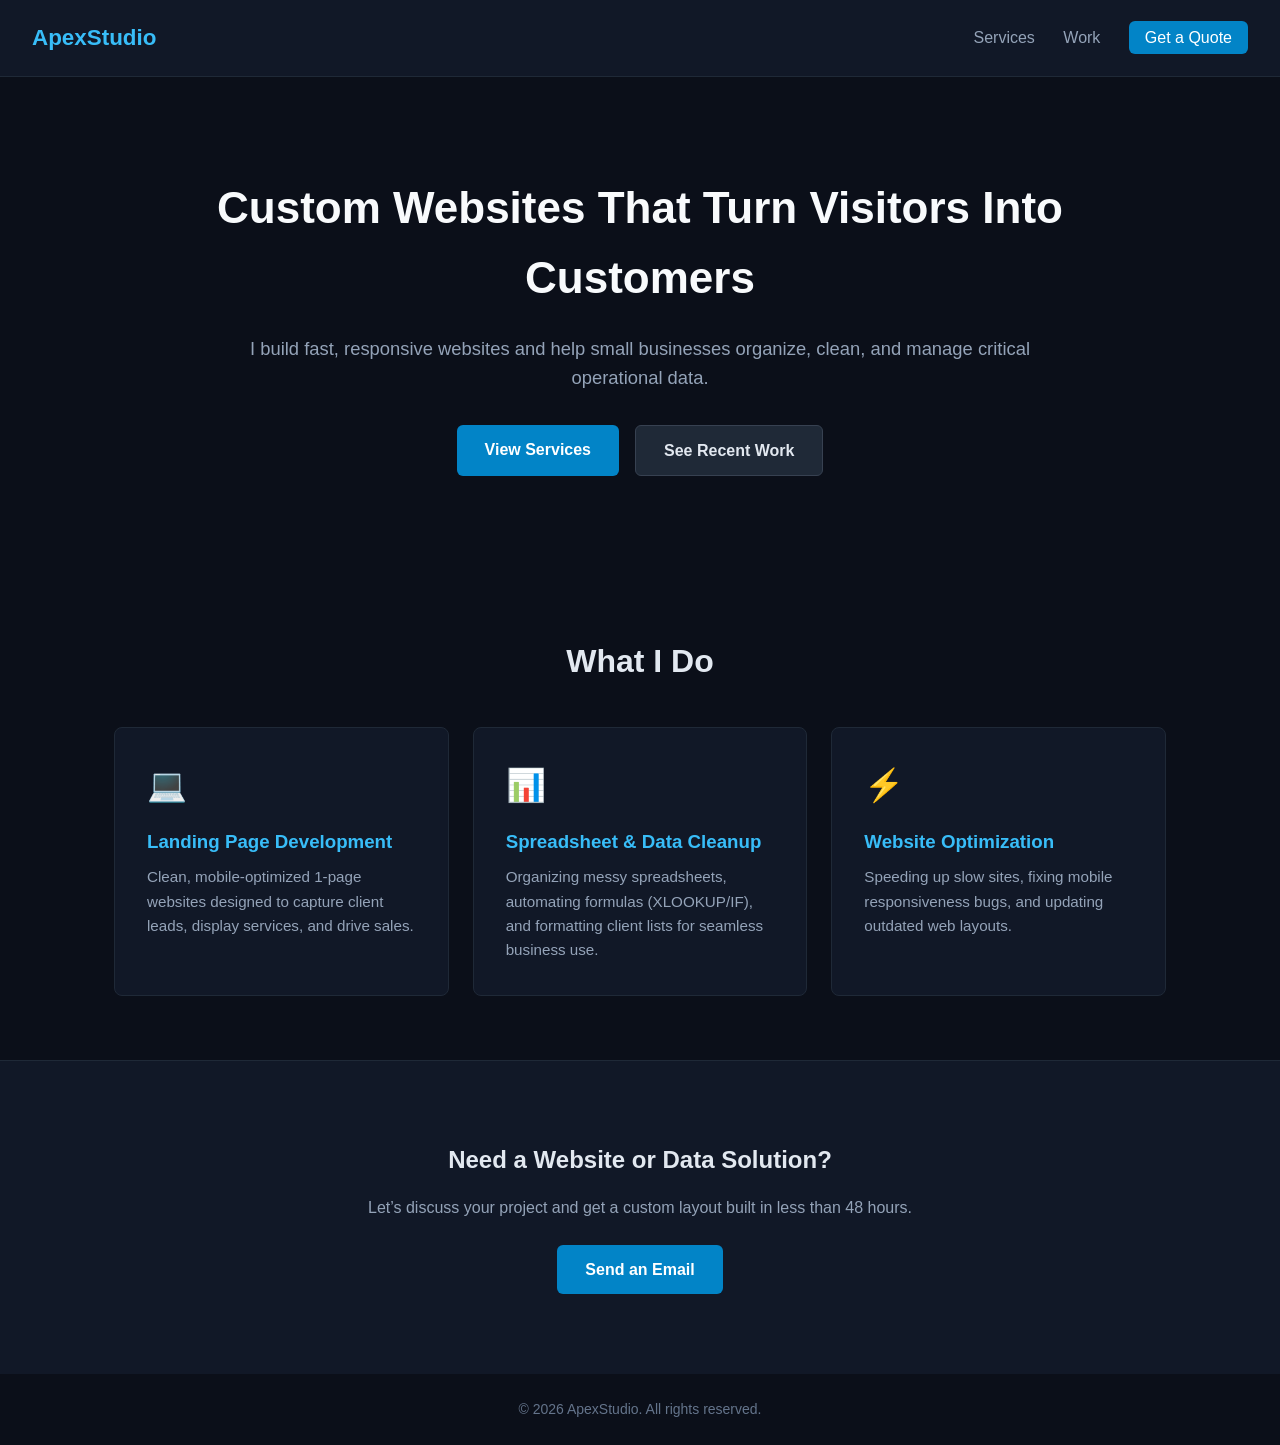
<file: index.html>
<!DOCTYPE html>
<html lang="en">
<head>
  <meta charset="UTF-8">
  <meta name="viewport" content="width=device-width, initial-scale=1.0">
  <title>Digital Studio | Web Design & Data Services</title>
  <link rel="stylesheet" href="styles.css">
</head>
<body>

  <!-- Navigation Bar -->
  <header>
    <div class="logo">ApexStudio</div>
    <nav>
      <a href="#services">Services</a>
      <a href="#portfolio">Work</a>
      <a href="#contact" class="nav-btn">Get a Quote</a>
    </nav>
  </header>

  <!-- Hero Section -->
  <section class="hero">
    <h1>Custom Websites That Turn Visitors Into Customers</h1>
    <p>I build fast, responsive websites and help small businesses organize, clean, and manage critical operational data.</p>
    <div class="hero-actions">
      <a href="#contact" class="btn primary-btn">View Services</a>
      <a href="#portfolio" class="btn secondary-btn">See Recent Work</a>
    </div>
  </section>

  <!-- Services Section -->
  <section id="services" class="services">
    <h2>What I Do</h2>
    <div class="service-grid">
      <div class="service-card">
        <div class="icon">💻</div>
        <h3>Landing Page Development</h3>
        <p>Clean, mobile-optimized 1-page websites designed to capture client leads, display services, and drive sales.</p>
      </div>
      <div class="service-card">
        <div class="icon">📊</div>
        <h3>Spreadsheet & Data Cleanup</h3>
        <p>Organizing messy spreadsheets, automating formulas (XLOOKUP/IF), and formatting client lists for seamless business use.</p>
      </div>
      <div class="service-card">
        <div class="icon">⚡</div>
        <h3>Website Optimization</h3>
        <p>Speeding up slow sites, fixing mobile responsiveness bugs, and updating outdated web layouts.</p>
      </div>
    </div>
  </section>

  <!-- Contact / Call to Action -->
  <section id="contact" class="contact">
    <h2>Need a Website or Data Solution?</h2>
    <p>Let’s discuss your project and get a custom layout built in less than 48 hours.</p>
    <a href="mailto:your-email@example.com" class="btn primary-btn">Send an Email</a>
  </section>

  <footer>
    <p>&copy; 2026 ApexStudio. All rights reserved.</p>
  </footer>

</body>
</file>
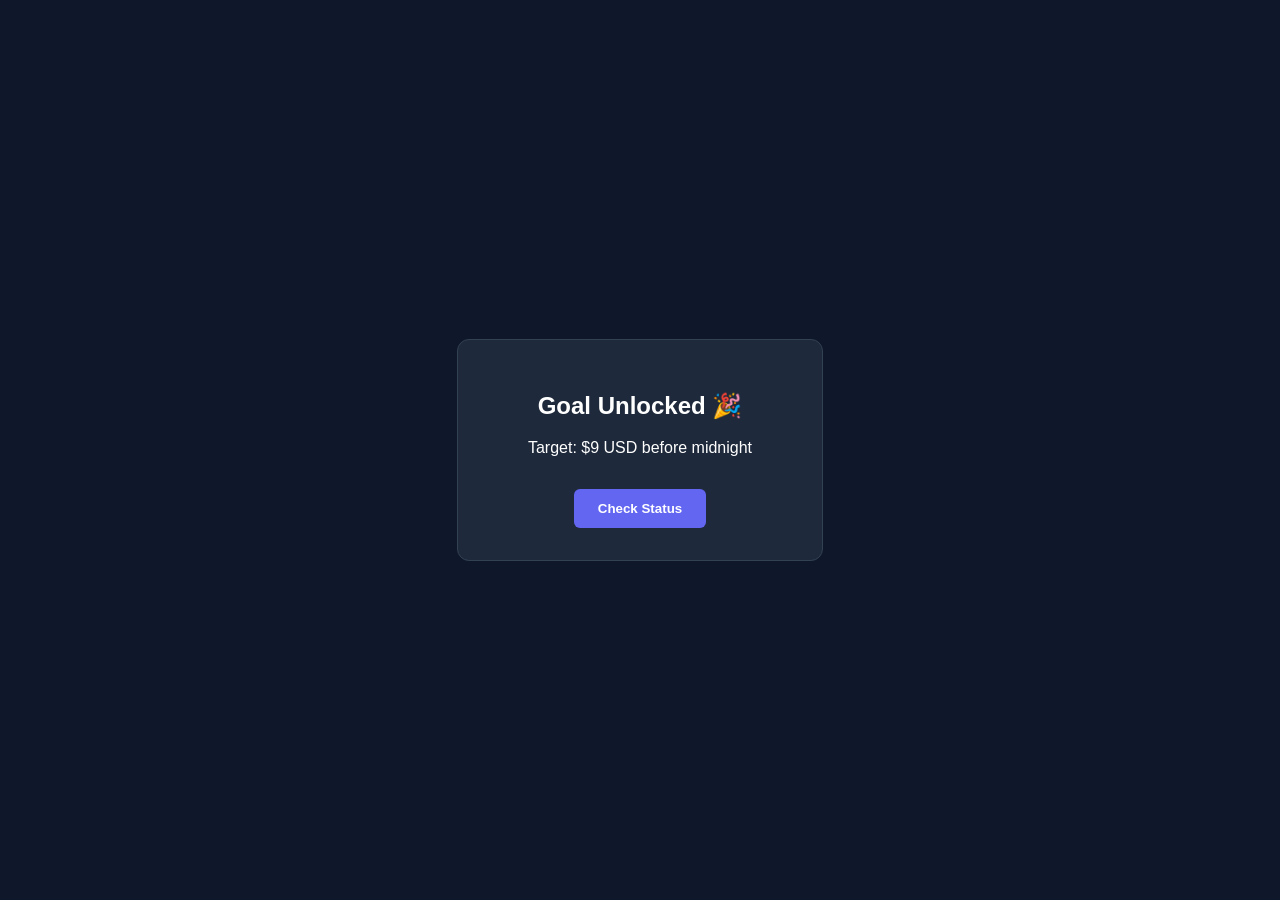
<file: birthday.html>
<!DOCTYPE html>
<html lang="en">
<head>
  <meta charset="UTF-8">
  <meta name="viewport" content="width=device-width, initial-scale=1.0">
  <title>Gift Goal Countdown</title>
  <style>
    body { background: #0f172a; color: #fff; font-family: sans-serif; display: grid; place-content: center; height: 100vh; margin: 0; }
    .card { background: #1e293b; padding: 2rem; border-radius: 12px; border: 1px solid #334155; text-align: center; width: 300px; }
    button { background: #6366f1; color: white; border: none; padding: 0.75rem 1.5rem; border-radius: 6px; cursor: pointer; font-weight: bold; margin-top: 1rem; }
    button:hover { background: #4f46e5; }
  </style>
</head>
<body>
  <div class="card">
    <h2>Goal Unlocked 🎉</h2>
    <p>Target: $9 USD before midnight</p>
    <button onclick="alert('Session Active!')">Check Status</button>
  </div>
   <script src="app.js"></script>
</file>
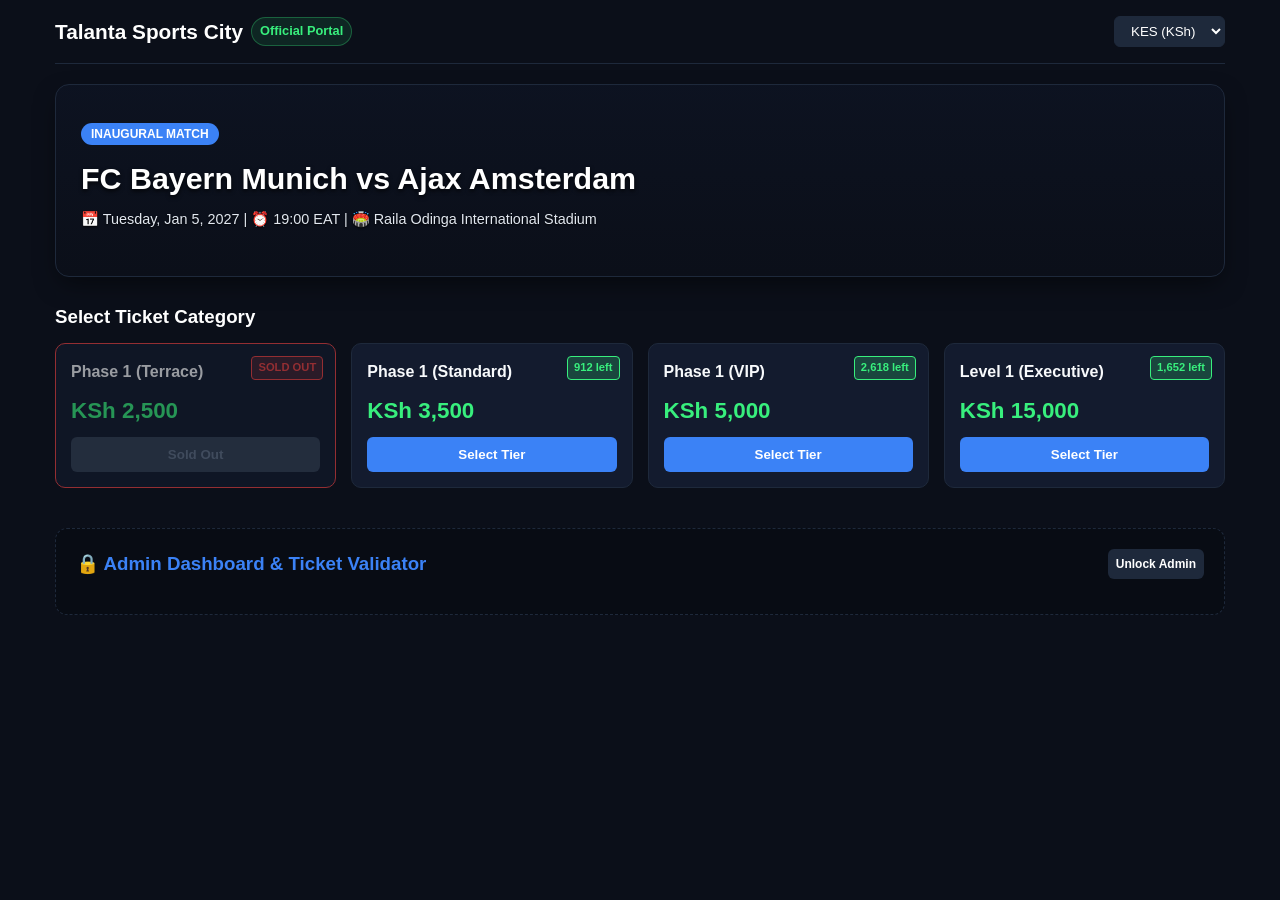
<file: tickets.html>
<!DOCTYPE html>
<html lang="en">
<head>
  <meta charset="UTF-8" />
  <meta name="viewport" content="width=device-width, initial-scale=1.0" />
  <title>Talanta Sports City | Official Bayern vs Ajax Tickets</title>
  <style>
    :root { --bg: #0b0f19; --card-bg: #131b2e; --border: #1e293b; --accent: #38ef7d; --accent-blue: #3b82f6; --text: #f8fafc; --text-muted: #94a3b8; --danger: #ef4444; }
    * { box-sizing: border-box; margin: 0; padding: 0; font-family: 'Segoe UI', sans-serif; }
    body { background: var(--bg); color: var(--text); line-height: 1.6; padding: 15px; max-width: 1200px; margin: 0 auto; }
    header { display: flex; justify-content: space-between; align-items: center; border-bottom: 1px solid var(--border); padding-bottom: 15px; margin-bottom: 20px; flex-wrap: wrap; gap: 10px; }
    .logo-area h1 { font-size: 1.3rem; color: #fff; display: flex; align-items: center; gap: 8px; }
    .logo-area span { color: var(--accent); font-size: 0.8rem; background: rgba(56, 239, 125, 0.1); padding: 3px 8px; border-radius: 20px; border: 1px solid rgba(56, 239, 125, 0.3); }
    .currency-selector select { background: #1e293b; color: #fff; border: 1px solid var(--border); padding: 6px 12px; border-radius: 6px; cursor: pointer; }
    .hero-banner { background: linear-gradient(180deg, rgba(15, 23, 42, 0.45) 0%, rgba(11, 15, 25, 0.95) 100%), url('https://images.unsplash.com/photo-1508098682722-e99c43a406b2?auto=format&fit=crop&w=1200&q=80') center/cover no-repeat; border: 1px solid var(--border); border-radius: 14px; padding: 35px 25px; margin-bottom: 25px; box-shadow: 0 10px 25px -5px rgba(0, 0, 0, 0.5); }
    .hero-banner h2 { font-size: 1.9rem; margin-top: 8px; margin-bottom: 5px; color: #fff; text-shadow: 0 2px 4px rgba(0,0,0,0.8); }
    .match-meta { color: #e2e8f0; font-size: 0.9rem; font-weight: 500; margin-bottom: 10px; text-shadow: 0 1px 2px rgba(0,0,0,0.8); }
    .tiers-grid { display: grid; grid-template-columns: repeat(auto-fit, minmax(220px, 1fr)); gap: 15px; margin-bottom: 25px; }
    .tier-card { background: var(--card-bg); border: 1px solid var(--border); border-radius: 10px; padding: 15px; display: flex; flex-direction: column; justify-content: space-between; position: relative; }
    .tier-card.sold-out { opacity: 0.6; border-color: var(--danger); }
    .tier-badge { position: absolute; top: 12px; right: 12px; font-size: 0.7rem; padding: 2px 6px; border-radius: 4px; font-weight: bold; }
    .badge-sold { background: rgba(239, 68, 68, 0.2); color: var(--danger); border: 1px solid var(--danger); }
    .badge-avail { background: rgba(56, 239, 125, 0.2); color: var(--accent); border: 1px solid var(--accent); }
    .tier-price { font-size: 1.4rem; font-weight: bold; color: var(--accent); margin: 8px 0; }
    button { padding: 10px 15px; border-radius: 6px; font-weight: bold; cursor: pointer; border: none; transition: opacity 0.2s; }
    .btn-select { background: var(--accent-blue); color: #fff; width: 100%; }
    .btn-select:disabled { background: #334155; color: #64748b; cursor: not-allowed; }
    .checkout-section { background: var(--card-bg); border: 1px solid var(--border); border-radius: 12px; padding: 20px; margin-bottom: 30px; display: none; }
    .form-group { margin-bottom: 12px; }
    label { display: block; font-size: 0.8rem; color: var(--text-muted); margin-bottom: 4px; }
    input, select { width: 100%; padding: 10px; background: #0b0f19; border: 1px solid var(--border); border-radius: 6px; color: #fff; }
    .payment-options { display: grid; grid-template-columns: repeat(3, 1fr); gap: 10px; margin: 15px 0; }
    @media (max-width: 600px) { .payment-options { grid-template-columns: 1fr; } }
    .pay-card { background: #0b0f19; border: 2px solid var(--border); border-radius: 8px; padding: 12px; text-align: center; cursor: pointer; }
    .pay-card.selected { border-color: var(--accent); background: rgba(56, 239, 125, 0.05); }
    .btn-pay { background: linear-gradient(135deg, #11998e, #38ef7d); color: #000; width: 100%; font-size: 1rem; padding: 12px; }
    .modal { display: none; position: fixed; top: 0; left: 0; width: 100%; height: 100%; background: rgba(0,0,0,0.85); justify-content: center; align-items: center; z-index: 1000; padding: 15px; }
    .modal-content { background: var(--card-bg); border: 1px solid var(--border); border-radius: 12px; padding: 20px; max-width: 480px; width: 100%; text-align: center; }
    .ticket-pass { background: #fff; color: #000; border-radius: 8px; padding: 15px; margin: 15px 0; text-align: left; }
    #qrcode { display: flex; justify-content: center; margin: 15px 0; }
    .admin-section { background: #080c14; border: 1px dashed var(--border); border-radius: 12px; padding: 20px; margin-top: 40px; }
    .admin-section h3 { color: var(--accent-blue); margin-bottom: 15px; display: flex; justify-content: space-between; }
    .admin-stats { display: grid; grid-template-columns: repeat(auto-fit, minmax(180px, 1fr)); gap: 15px; margin-bottom: 20px; }
    .stat-box { background: var(--card-bg); padding: 15px; border-radius: 8px; border: 1px solid var(--border); }
    .stat-box h5 { font-size: 0.75rem; color: var(--text-muted); }
    .stat-box p { font-size: 1.3rem; font-weight: bold; color: #fff; }
  </style>
</head>
<body>
  <header>
    <div class="logo-area"><h1>Talanta Sports City <span>Official Portal</span></h1></div>
    <div class="currency-selector">
      <select id="currencySelect" onchange="updateCurrency()">
        <option value="KES" selected>KES (KSh)</option>
        <option value="USD">USD ($)</option>
        <option value="EUR">EUR (€)</option>
      </select>
    </div>
  </header>
  <div class="hero-banner">
    <span style="background: #3b82f6; color:#fff; font-size:0.75rem; padding: 4px 10px; border-radius:20px; font-weight:bold;">INAUGURAL MATCH</span>
    <h2>FC Bayern Munich vs Ajax Amsterdam</h2>
    <div class="match-meta">📅 Tuesday, Jan 5, 2027 | ⏰ 19:00 EAT | 🏟️ Raila Odinga International Stadium</div>
  </div>
  <h3 style="margin-bottom: 12px; color: #fff;">Select Ticket Category</h3>
  <div class="tiers-grid">
    <div class="tier-card sold-out"><span class="tier-badge badge-sold">SOLD OUT</span><h4>Phase 1 (Terrace)</h4><div class="tier-price" data-kes="2500">KSh 2,500</div><button class="btn-select" disabled>Sold Out</button></div>
    <div class="tier-card"><span class="tier-badge badge-avail">912 left</span><h4>Phase 1 (Standard)</h4><div class="tier-price" data-kes="3500">KSh 3,500</div><button class="btn-select" onclick="selectTier('Phase 1 Standard', 3500)">Select Tier</button></div>
    <div class="tier-card"><span class="tier-badge badge-avail">2,618 left</span><h4>Phase 1 (VIP)</h4><div class="tier-price" data-kes="5000">KSh 5,000</div><button class="btn-select" onclick="selectTier('Phase 1 VIP', 5000)">Select Tier</button></div>
    <div class="tier-card"><span class="tier-badge badge-avail">1,652 left</span><h4>Level 1 (Executive)</h4><div class="tier-price" data-kes="15000">KSh 15,000</div><button class="btn-select" onclick="selectTier('Level 1 Executive', 15000)">Select Tier</button></div>
  </div>
  <div class="checkout-section" id="checkoutSection">
    <h3 style="margin-bottom: 15px; color: #fff;">Checkout &mdash; <span id="selectedTierTitle" style="color: var(--accent);"></span></h3>
    <form id="ticketForm" onsubmit="handleCheckout(event)">
      <div style="display: grid; grid-template-columns: 1fr 1fr; gap: 10px;">
        <div class="form-group"><label>Full Name</label><input type="text" id="buyerName" placeholder="Peter Kimutai" required /></div>
        <div class="form-group"><label>Tickets (Max: 10)</label><input type="number" id="ticketCount" min="1" max="10" value="1" onchange="calculateTotal()" required /></div>
      </div>
      <div style="display: grid; grid-template-columns: 1fr 1fr; gap: 10px;">
        <div class="form-group"><label>Email Address</label><input type="email" id="buyerEmail" placeholder="you@example.com" required /></div>
        <div class="form-group"><label>Phone Number</label><input type="tel" id="buyerPhone" placeholder="+254712345678" required /></div>
      </div>
      <div class="form-group">
        <label>Select Payment Gateway</label>
        <div class="payment-options">
          <div class="pay-card selected" onclick="selectGateway('PayPal', this)"><h5 style="color:#fff;">PayPal</h5><p style="font-size:0.7rem; color:var(--text-muted);">kimtrev28@gmail.com</p></div>
          <div class="pay-card" onclick="selectGateway('Skrill', this)"><h5 style="color:#fff;">Skrill</h5><p style="font-size:0.7rem; color:var(--text-muted);">sigeitrevin28@gmail.com</p></div>
          <div class="pay-card" onclick="selectGateway('Airtm', this)"><h5 style="color:#fff;">Airtm</h5><p style="font-size:0.7rem; color:var(--text-muted);">sigeitrevin28@gmail.com</p></div>
        </div>
      </div>
      <div style="background: #0b0f19; padding: 12px; border-radius: 8px; margin-bottom: 15px; border: 1px solid var(--border);">
        <div style="display: flex; justify-content: space-between; font-weight: bold; color: var(--accent);">
          <span>Total Amount:</span><span id="totalDisplay">KSh 3,550</span>
        </div>
      </div>
      <button type="submit" class="btn-pay">Proceed to Pay & Generate Pass</button>
    </form>
  </div>
  <div class="modal" id="paymentPromptModal">
    <div class="modal-content">
      <h3 style="color: var(--accent); margin-bottom: 10px;">Complete Your Payment</h3>
      <p id="promptInstructions" style="font-size: 0.85rem; color: var(--text-muted); margin-bottom: 15px;"></p>
      <div id="paymentActionArea"></div>
      <button id="confirmPaymentBtn" onclick="confirmPaymentCompleted()" class="btn-pay" style="margin-top: 15px; opacity: 0.5; cursor: not-allowed;" disabled>I Have Completed Payment</button>
      <button onclick="closePaymentModal()" style="background: transparent; color: var(--text-muted); margin-top: 5px; width: 100%;">Cancel</button>
    </div>
  </div>
  <div class="modal" id="successModal">
    <div class="modal-content">
      <h3 style="color: var(--accent);">Ticket Confirmed & Generated!</h3>
      <p style="font-size: 0.8rem; color: var(--text-muted);">Take a screenshot or save your official QR verification pass below:</p>
      <div class="ticket-pass" id="ticketPassDetails"></div>
      <div id="qrcode"></div>
      <button onclick="closeModal()" class="btn-select">Done</button>
    </div>
  </div>
  <div class="admin-section">
    <h3>
      <span>🔒 Admin Dashboard & Ticket Validator</span>
      <button onclick="toggleAdminView()" style="background:#1e293b; color:#fff; font-size:0.75rem; padding:4px 8px;">Unlock Admin</button>
    </h3>
    <div id="adminContent" style="display: none;">
      <div class="admin-stats">
        <div class="stat-box"><h5>TOTAL REVENUE</h5><p id="adminRevenue">KSh 0</p></div>
        <div class="stat-box"><h5>TICKETS SOLD</h5><p id="adminTicketsSold">0</p></div>
        <div class="stat-box"><h5>PAYMENT METHOD BREAKDOWN</h5><p id="adminGatewayStats" style="font-size: 0.85rem; font-weight: normal; color: var(--accent-blue);">PayPal: 0 | Skrill: 0 | Airtm: 0</p></div>
      </div>
      <div style="background: var(--card-bg); padding: 15px; border-radius: 8px; border: 1px solid var(--border);">
        <h5 style="color:#fff; margin-bottom: 10px;">Gate Entry QR / ID Validator</h5>
        <div style="display: flex; gap: 10px;">
          <input type="text" id="scanInput" placeholder="Enter Ticket ID (e.g. TS-722564)" />
          <button onclick="validateTicketAdmin()" style="background: var(--accent); color: #000; width: 120px;">Validate</button>
        </div>
        <div id="validationResult" style="margin-top: 10px; font-weight: bold; font-size: 0.9rem;"></div>
      </div>
    </div>
  </div>
  <script>
    let currentTierName = ''; let basePriceKes = 0; let selectedGatewayName = 'PayPal'; const BOOKING_FEE_KES = 50;
    let salesLedger = [];
    try { salesLedger = JSON.parse(localStorage.getItem('talanta_sales_ledger')) || []; } catch(e) { salesLedger = []; }
    const rates = { KES: { rate: 1, symbol: 'KSh ' }, USD: { rate: 0.0077, symbol: '$' }, EUR: { rate: 0.0073, symbol: '€' } };
    function updateCurrency() {
      const currency = document.getElementById('currencySelect').value;
      const { rate, symbol } = rates[currency];
      document.querySelectorAll('.tier-price').forEach(el => {
        const kesVal = parseFloat(el.getAttribute('data-kes'));
        el.innerText = symbol + Math.round(kesVal * rate).toLocaleString();
      });
      if(basePriceKes > 0) calculateTotal();
    }
    function selectTier(name, priceKes) {
      currentTierName = name; basePriceKes = priceKes;
      document.getElementById('selectedTierTitle').innerText = name + ' (' + priceKes.toLocaleString() + ' KSh)';
      document.getElementById('checkoutSection').style.display = 'block';
      document.getElementById('checkoutSection').scrollIntoView({ behavior: 'smooth' });
      calculateTotal();
    }
    function calculateTotal() {
      const qty = parseInt(document.getElementById('ticketCount').value) || 1;
      const currency = document.getElementById('currencySelect').value;
      const { rate, symbol } = rates[currency];
      const totalKes = (basePriceKes * qty) + BOOKING_FEE_KES;
      document.getElementById('totalDisplay').innerText = symbol + Math.round(totalKes * rate).toLocaleString();
    }
    function selectGateway(gateway, element) {
      selectedGatewayName = gateway;
      document.querySelectorAll('.pay-card').forEach(c => c.classList.remove('selected'));
      element.classList.add('selected');
    }
    let activeOrderTemp = null;
    function handleCheckout(e) {
      e.preventDefault();
      const name = document.getElementById('buyerName').value;
      const email = document.getElementById('buyerEmail').value;
      const phone = document.getElementById('buyerPhone').value;
      const qty = parseInt(document.getElementById('ticketCount').value);
      const totalKes = (basePriceKes * qty) + BOOKING_FEE_KES;
      activeOrderTemp = {
        ticketId: 'TS-' + Math.floor(100000 + Math.random() * 900000),
        name: name, email: email, phone: phone, qty: qty, totalKes: totalKes,
        tier: currentTierName, gateway: selectedGatewayName, status: 'VALID'
      };
      const promptText = document.getElementById('promptInstructions');
      const actionArea = document.getElementById('paymentActionArea');
      const confirmBtn = document.getElementById('confirmPaymentBtn');
      confirmBtn.disabled = true; confirmBtn.style.opacity = '0.5'; confirmBtn.style.cursor = 'not-allowed';
      const unlockAction = "document.getElementById('confirmPaymentBtn').disabled = false; document.getElementById('confirmPaymentBtn').style.opacity = '1'; document.getElementById('confirmPaymentBtn').style.cursor = 'pointer';";

      if (selectedGatewayName === 'PayPal') {
        promptText.innerText = 'Click below to send $' + (totalKes * 0.0077).toFixed(2) + ' USD directly to PayPal merchant: kimtrev28@gmail.com';
        actionArea.innerHTML = '<a href="https://www.paypal.com/cgi-bin/webscr?cmd=_xclick&business=kimtrev28@gmail.com&amount=' + (totalKes * 0.0077).toFixed(2) + '&currency_code=USD&item_name=Bayern+vs+Ajax+Tickets" target="_blank" onclick="' + unlockAction + '" style="display:block; background:#0070ba; color:#fff; text-decoration:none; padding:12px; border-radius:6px; font-weight:bold;">Pay with PayPal (kimtrev28@gmail.com)</a>';
      } else if (selectedGatewayName === 'Skrill') {
        promptText.innerText = 'Click below to complete Skrill transfer to merchant: sigeitrevin28@gmail.com';
        actionArea.innerHTML = '<a href="https://www.skrill.com" target="_blank" onclick="' + unlockAction + '" style="display:block; background:#8a1538; color:#fff; text-decoration:none; padding:12px; border-radius:6px; font-weight:bold;">Open Skrill (Transfer to sigeitrevin28@gmail.com)</a>';
      } else if (selectedGatewayName === 'Airtm') {
        promptText.innerText = 'Send KSh ' + totalKes.toLocaleString() + ' equivalent to Airtm account: sigeitrevin28@gmail.com';
        actionArea.innerHTML = '<a href="https://app.airtm.com" target="_blank" onclick="' + unlockAction + '" style="display:block; background:#00c3af; color:#000; text-decoration:none; padding:12px; border-radius:6px; font-weight:bold;">Open Airtm (Send to sigeitrevin28@gmail.com)</a>';
      }
      document.getElementById('paymentPromptModal').style.display = 'flex';
    }
    function confirmPaymentCompleted() {
      document.getElementById('paymentPromptModal').style.display = 'none';
      salesLedger.push(activeOrderTemp);
      try { localStorage.setItem('talanta_sales_ledger', JSON.stringify(salesLedger)); } catch(e){}
      updateAdminDashboard();
      const passHtml = '<div style="font-family: monospace; font-size: 0.85rem;">' +
        '<strong>Match:</strong> Bayern vs Ajax<br/>' +
        '<strong>Venue:</strong> Talanta Sports City, Nairobi<br/>' +
        '<strong>Ticket ID:</strong> <span style="color: #3b82f6; font-weight: bold;">' + activeOrderTemp.ticketId + '</span><br/>' +
        '<strong>Holder:</strong> ' + activeOrderTemp.name + ' (' + activeOrderTemp.qty + ' Seats)<br/>' +
        '<strong>Paid:</strong> KSh ' + activeOrderTemp.totalKes.toLocaleString() + ' via ' + activeOrderTemp.gateway + '<br/>' +
        '<strong>Status:</strong> <span style="color: green; font-weight: bold;">VALID PASS</span>' +
        '</div>';
      document.getElementById('ticketPassDetails').innerHTML = passHtml;
      const qrApiUrl = 'https://api.qrserver.com/v1/create-qr-code/?size=160x160&data=' + encodeURIComponent(activeOrderTemp.ticketId);
      document.getElementById('qrcode').innerHTML = '<img src="' + qrApiUrl + '" alt="Ticket QR Code" width="160" height="160" />';
      document.getElementById('successModal').style.display = 'flex';
    }
    function closePaymentModal() { document.getElementById('paymentPromptModal').style.display = 'none'; }
    function closeModal() {
      document.getElementById('successModal').style.display = 'none';
      document.getElementById('checkoutSection').style.display = 'none';
      document.getElementById('ticketForm').reset();
    }
    function toggleAdminView() {
      const pin = prompt("Enter Admin Secret PIN Code:");
      if (pin === "6295") {
        document.getElementById('adminContent').style.display = 'block';
        updateAdminDashboard();
      } else { alert("Incorrect PIN"); }
    }
    function updateAdminDashboard() {
      let totalRev = 0, totalTickets = 0, paypalCount = 0, skrillCount = 0, airtmCount = 0;
      salesLedger.forEach(item => {
        totalRev += item.totalKes; totalTickets += item.qty;
        if(item.gateway === 'PayPal') paypalCount++;
        else if(item.gateway === 'Skrill') skrillCount++;
        else if(item.gateway === 'Airtm') airtmCount++;
      });
      document.getElementById('adminRevenue').innerText = 'KSh ' + totalRev.toLocaleString();
      document.getElementById('adminTicketsSold').innerText = totalTickets;
      document.getElementById('adminGatewayStats').innerText = 'PayPal: ' + paypalCount + ' | Skrill: ' + skrillCount + ' | Airtm: ' + airtmCount;
    }
    function validateTicketAdmin() {
      const id = document.getElementById('scanInput').value.trim();
      const match = salesLedger.find(t => t.ticketId === id);
      const res = document.getElementById('validationResult');
      if(!match) {
        res.innerHTML = '<span style="color: var(--danger);">❌ INVALID TICKET ID</span>';
      } else if (match.status === 'USED') {
        res.innerHTML = '<span style="color: var(--danger);">⚠️ ALREADY SCAN VERIFIED (USED)</span>';
      } else {
        match.status = 'USED';
        try { localStorage.setItem('talanta_sales_ledger', JSON.stringify(salesLedger)); } catch(e){}
        res.innerHTML = '<span style="color: var(--accent);">✅ VALID PASS - ACCESS GRANTED (' + match.name + ')</span>';
      }
    }
  </script>
</body>
</html>
</file>
<file: styles.css>
/* Reset & Base Styles */
* {
  margin: 0;
  padding: 0;
  box-sizing: border-box;
  font-family: -apple-system, BlinkMacSystemFont, "Segoe UI", Roboto, sans-serif;
}

body {
  background-color: #0b0f19;
  color: #e2e8f0;
  line-height: 1.6;
}

/* Header & Nav */
header {
  display: flex;
  justify-content: space-between;
  align-items: center;
  padding: 1.25rem 2rem;
  background-color: #111827;
  border-bottom: 1px solid #1f2937;
  position: sticky;
  top: 0;
  z-index: 100;
}

.logo {
  font-weight: 700;
  font-size: 1.4rem;
  color: #38bdf8;
}

nav a {
  color: #94a3b8;
  margin-left: 1.5rem;
  text-decoration: none;
  font-weight: 500;
}

nav a:hover {
  color: #ffffff;
}

.nav-btn {
  background-color: #0284c7;
  color: #fff !important;
  padding: 0.5rem 1rem;
  border-radius: 0.375rem;
}

/* Hero Section */
.hero {
  max-width: 900px;
  margin: 0 auto;
  padding: 6rem 1.5rem;
  text-align: center;
}

.hero h1 {
  font-size: 2.75rem;
  font-weight: 800;
  color: #f8fafc;
  margin-bottom: 1.25rem;
}

.hero p {
  font-size: 1.15rem;
  color: #94a3b8;
  margin-bottom: 2rem;
}

.hero-actions {
  display: flex;
  justify-content: center;
  gap: 1rem;
}

.btn {
  display: inline-block;
  padding: 0.75rem 1.75rem;
  border-radius: 0.375rem;
  text-decoration: none;
  font-weight: 600;
}

.primary-btn {
  background-color: #0284c7;
  color: #ffffff;
}

.primary-btn:hover {
  background-color: #0369a1;
}

.secondary-btn {
  background-color: #1f2937;
  color: #e2e8f0;
  border: 1px solid #374151;
}

/* Services Section */
.services {
  max-width: 1100px;
  margin: 0 auto;
  padding: 4rem 1.5rem;
}

.services h2 {
  text-align: center;
  font-size: 2rem;
  margin-bottom: 2.5rem;
}

.service-grid {
  display: grid;
  grid-template-columns: repeat(auto-fit, minmax(280px, 1fr));
  gap: 1.5rem;
}

.service-card {
  background-color: #111827;
  padding: 2rem;
  border-radius: 0.5rem;
  border: 1px solid #1f2937;
}

.service-card .icon {
  font-size: 2rem;
  margin-bottom: 1rem;
}

.service-card h3 {
  color: #38bdf8;
  margin-bottom: 0.5rem;
}

.service-card p {
  color: #94a3b8;
  font-size: 0.95rem;
}

/* Contact Section */
.contact {
  text-align: center;
  padding: 5rem 1.5rem;
  background-color: #111827;
  border-top: 1px solid #1f2937;
}

.contact h2 {
  margin-bottom: 1rem;
}

.contact p {
  color: #94a3b8;
  margin-bottom: 1.5rem;
}

footer {
  text-align: center;
  padding: 1.5rem;
  color: #64748b;
  font-size: 0.875rem;
}
</file>
